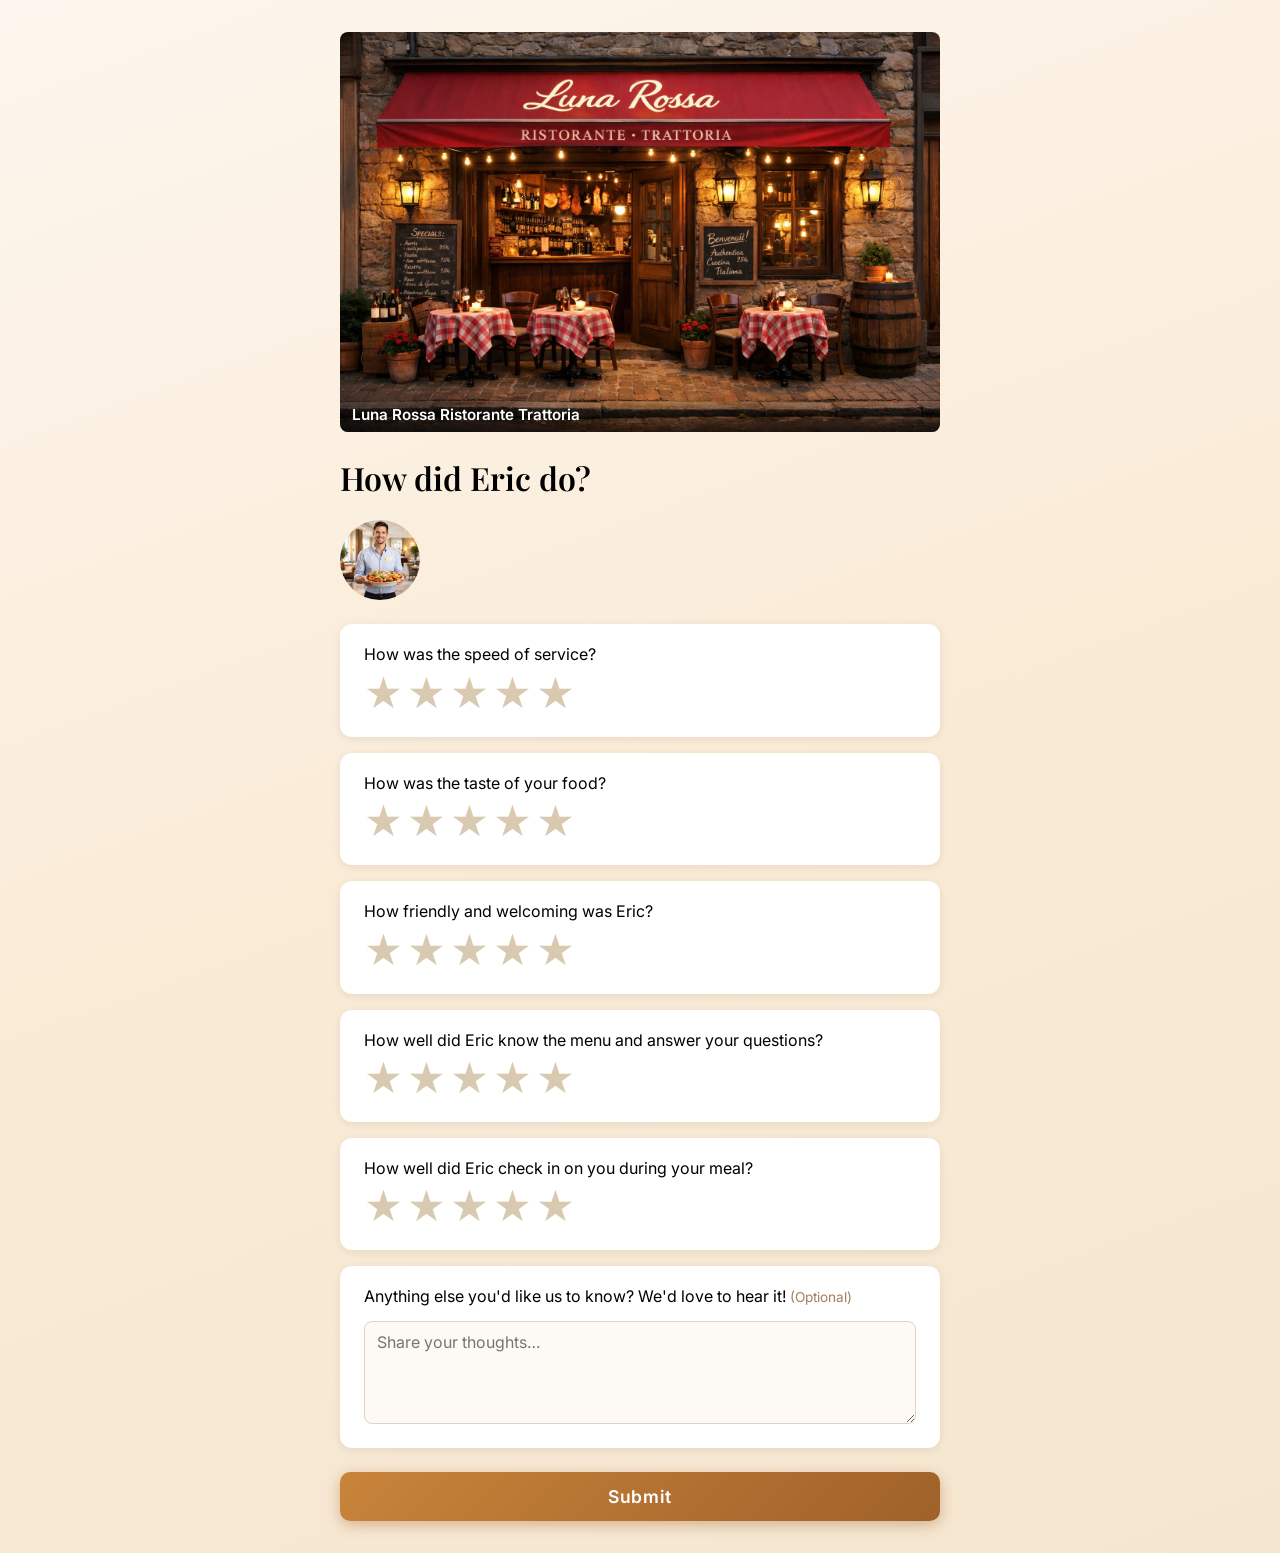
<file: index.html>
<!DOCTYPE html>
<html>
    <head>
        <meta name="viewport" content="width=device-width, initial-scale=1">
        <title>Feedback</title>
        <link rel="preconnect" href="https://fonts.googleapis.com">
        <link rel="preconnect" href="https://fonts.gstatic.com" crossorigin>
        <link href="https://fonts.googleapis.com/css2?family=Playfair+Display:wght@600&family=Inter:wght@400;500&display=swap" rel="stylesheet">
        <link rel="stylesheet" href="assets/css/style.css">
    </head>
    <body>
        <div class="restaurant-banner">
            <picture>
                <source media="(min-width: 768px)" srcset="assets/images/luna_rossa_1024.jpg">
                <img src="assets/images/luna_rossa_390.jpg" alt="Luna Rossa Ristorante Trattoria">
            </picture>
            <span class="restaurant-name">Luna Rossa Ristorante Trattoria</span>
        </div>

        <h1>How did Eric do?</h1>
        <picture class="server-avatar">
            <source media="(min-width: 768px)" srcset="assets/images/male_server_1024.jpg">
            <img src="assets/images/male_server_390.jpg" alt="Male server">
        </picture>

        <form action="thank-you.html">
            <div class="question">
                <label>How was the speed of service?</label>
                <div class="stars" role="radiogroup" aria-label="Speed of service">
                    <input type="radio" id="speed-1" name="speed" value="1"><label for="speed-1">&#9733;</label>
                    <input type="radio" id="speed-2" name="speed" value="2"><label for="speed-2">&#9733;</label>
                    <input type="radio" id="speed-3" name="speed" value="3"><label for="speed-3">&#9733;</label>
                    <input type="radio" id="speed-4" name="speed" value="4"><label for="speed-4">&#9733;</label>
                    <input type="radio" id="speed-5" name="speed" value="5"><label for="speed-5">&#9733;</label>
                </div>
            </div>

            <div class="question">
                <label>How was the taste of your food?</label>
                <div class="stars" role="radiogroup" aria-label="Taste of food">
                    <input type="radio" id="taste-1" name="taste" value="1"><label for="taste-1">&#9733;</label>
                    <input type="radio" id="taste-2" name="taste" value="2"><label for="taste-2">&#9733;</label>
                    <input type="radio" id="taste-3" name="taste" value="3"><label for="taste-3">&#9733;</label>
                    <input type="radio" id="taste-4" name="taste" value="4"><label for="taste-4">&#9733;</label>
                    <input type="radio" id="taste-5" name="taste" value="5"><label for="taste-5">&#9733;</label>
                </div>
            </div>

            <div class="question">
                <label>How friendly and welcoming was Eric?</label>
                <div class="stars" role="radiogroup" aria-label="Staff friendliness">
                    <input type="radio" id="friendly-1" name="friendly" value="1"><label for="friendly-1">&#9733;</label>
                    <input type="radio" id="friendly-2" name="friendly" value="2"><label for="friendly-2">&#9733;</label>
                    <input type="radio" id="friendly-3" name="friendly" value="3"><label for="friendly-3">&#9733;</label>
                    <input type="radio" id="friendly-4" name="friendly" value="4"><label for="friendly-4">&#9733;</label>
                    <input type="radio" id="friendly-5" name="friendly" value="5"><label for="friendly-5">&#9733;</label>
                </div>
            </div>

            <div class="question">
                <label>How well did Eric know the menu and answer your questions?</label>
                <div class="stars" role="radiogroup" aria-label="Menu knowledge">
                    <input type="radio" id="knowledge-1" name="knowledge" value="1"><label for="knowledge-1">&#9733;</label>
                    <input type="radio" id="knowledge-2" name="knowledge" value="2"><label for="knowledge-2">&#9733;</label>
                    <input type="radio" id="knowledge-3" name="knowledge" value="3"><label for="knowledge-3">&#9733;</label>
                    <input type="radio" id="knowledge-4" name="knowledge" value="4"><label for="knowledge-4">&#9733;</label>
                    <input type="radio" id="knowledge-5" name="knowledge" value="5"><label for="knowledge-5">&#9733;</label>
                </div>
            </div>

            <div class="question">
                <label>How well did Eric check in on you during your meal?</label>
                <div class="stars" role="radiogroup" aria-label="Staff attentiveness">
                    <input type="radio" id="checkin-1" name="checkin" value="1"><label for="checkin-1">&#9733;</label>
                    <input type="radio" id="checkin-2" name="checkin" value="2"><label for="checkin-2">&#9733;</label>
                    <input type="radio" id="checkin-3" name="checkin" value="3"><label for="checkin-3">&#9733;</label>
                    <input type="radio" id="checkin-4" name="checkin" value="4"><label for="checkin-4">&#9733;</label>
                    <input type="radio" id="checkin-5" name="checkin" value="5"><label for="checkin-5">&#9733;</label>
                </div>
            </div>

            <div class="question">
                <label for="comments">Anything else you'd like us to know? We'd love to hear it! <span class="optional">(Optional)</span></label>
                <textarea id="comments" name="comments" rows="4" placeholder="Share your thoughts…"></textarea>
            </div>

            <button type="submit">Submit</button>
        </form>
    </body>
</html>
</file>
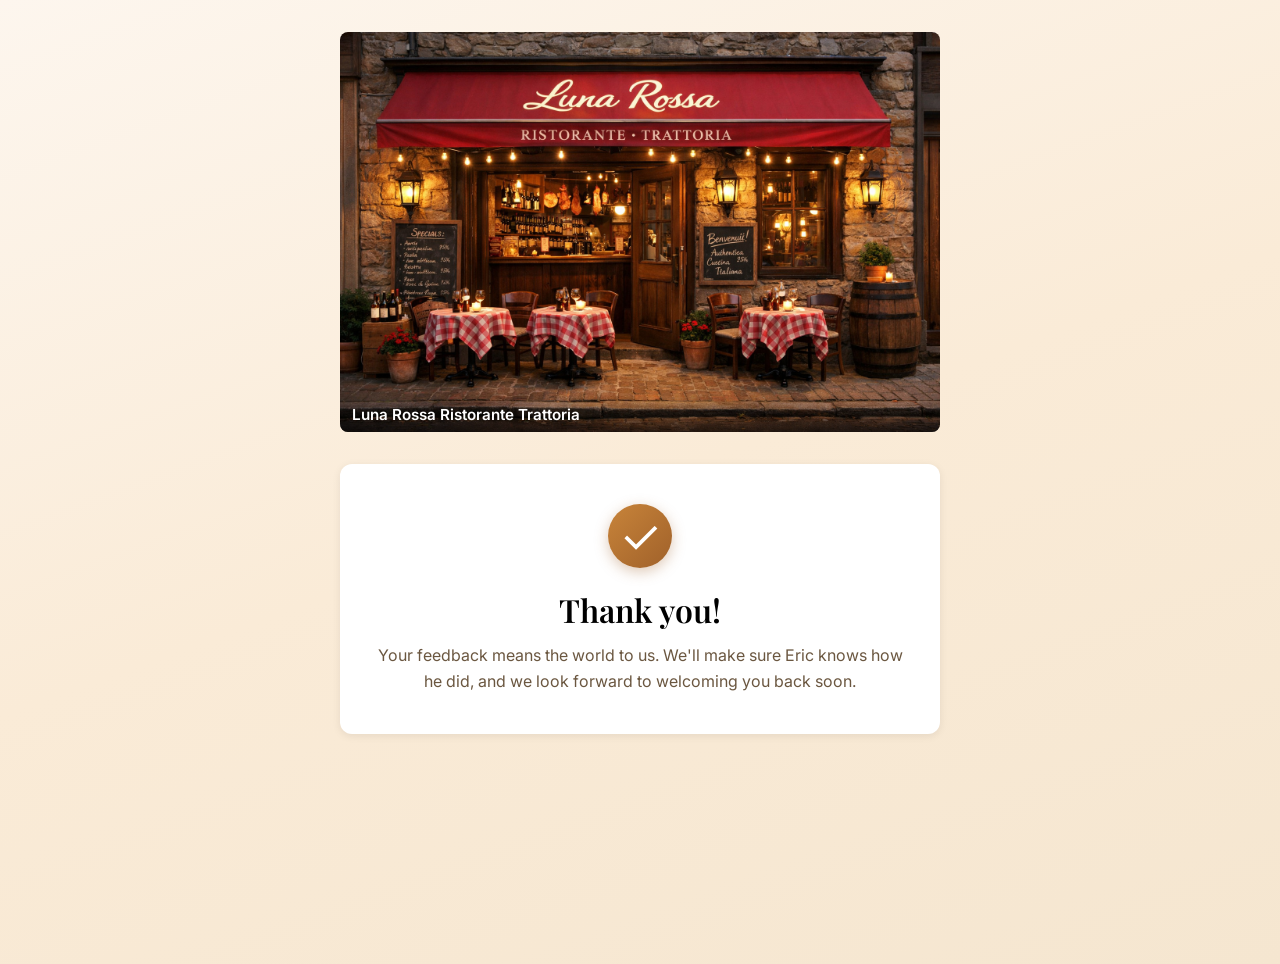
<file: thank-you.html>
<!DOCTYPE html>
<html>
    <head>
        <meta name="viewport" content="width=device-width, initial-scale=1">
        <title>Thank You</title>
        <link rel="preconnect" href="https://fonts.googleapis.com">
        <link rel="preconnect" href="https://fonts.gstatic.com" crossorigin>
        <link href="https://fonts.googleapis.com/css2?family=Playfair+Display:wght@600&family=Inter:wght@400;500&display=swap" rel="stylesheet">
        <link rel="stylesheet" href="assets/css/style.css">
    </head>
    <body>
        <div class="restaurant-banner">
            <picture>
                <source media="(min-width: 768px)" srcset="assets/images/luna_rossa_1024.jpg">
                <img src="assets/images/luna_rossa_390.jpg" alt="Luna Rossa Ristorante Trattoria">
            </picture>
            <span class="restaurant-name">Luna Rossa Ristorante Trattoria</span>
        </div>

        <div class="thankyou-card">
            <div class="thankyou-icon">&#10003;</div>
            <h1>Thank you!</h1>
            <p>Your feedback means the world to us. We'll make sure Eric knows how he did, and we look forward to welcoming you back soon.</p>
        </div>
    </body>
</html>
</file>
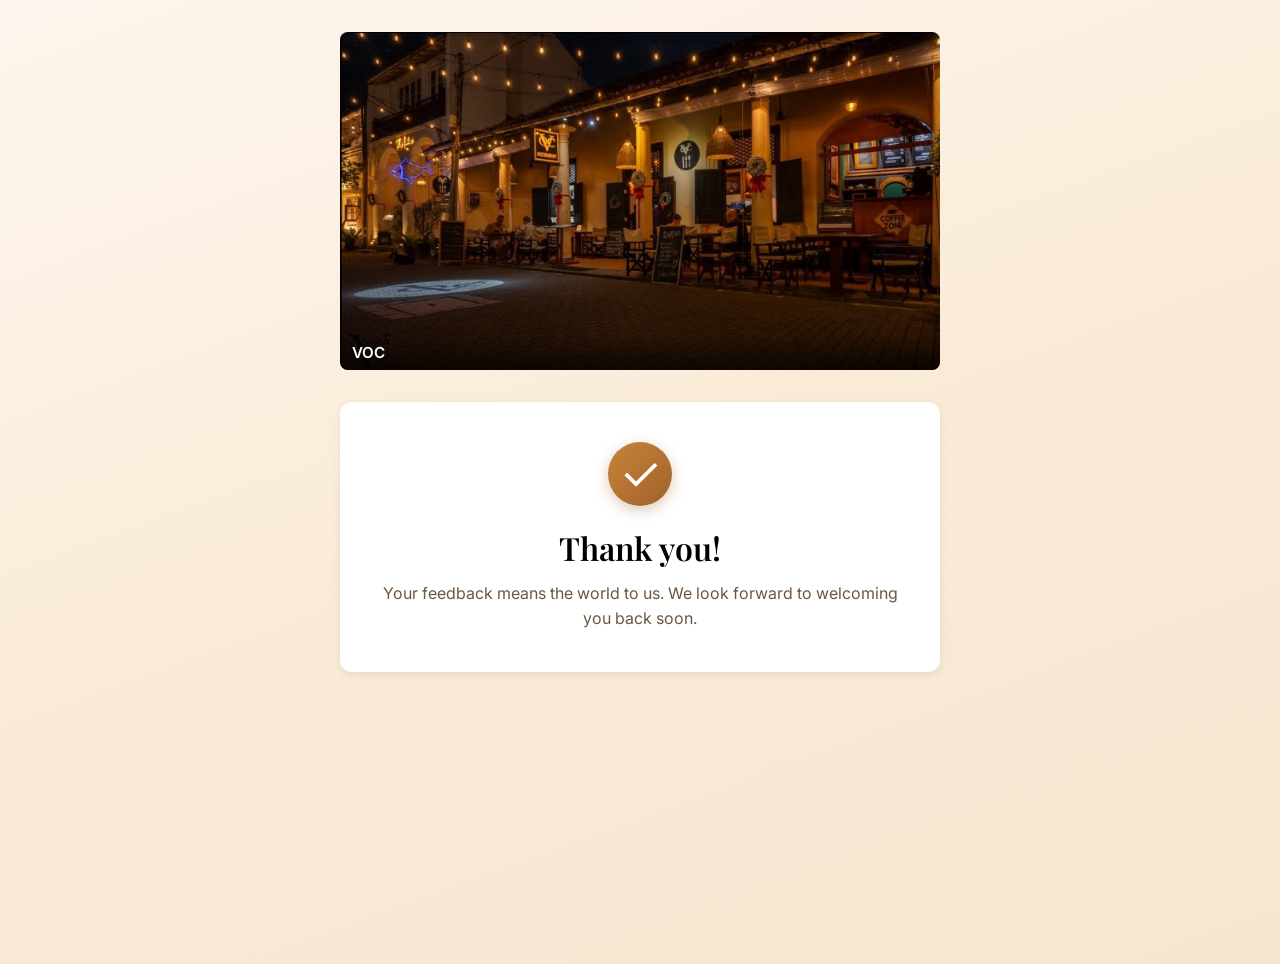
<file: voc-thank-you.html>
<!DOCTYPE html>
<html>
    <head>
        <meta name="viewport" content="width=device-width, initial-scale=1">
        <title>Thank You</title>
        <link rel="preconnect" href="https://fonts.googleapis.com">
        <link rel="preconnect" href="https://fonts.gstatic.com" crossorigin>
        <link href="https://fonts.googleapis.com/css2?family=Playfair+Display:wght@600&family=Inter:wght@400;500&display=swap" rel="stylesheet">
        <link rel="stylesheet" href="assets/css/style.css">
    </head>
    <body>
        <div class="restaurant-banner">
            <img src="assets/images/voc.png" alt="VOC Restaurant">
            <span class="restaurant-name">VOC</span>
        </div>

        <div class="thankyou-card">
            <div class="thankyou-icon">&#10003;</div>
            <h1>Thank you!</h1>
            <p>Your feedback means the world to us. We look forward to welcoming you back soon.</p>
        </div>
    </body>
</html>
</file>
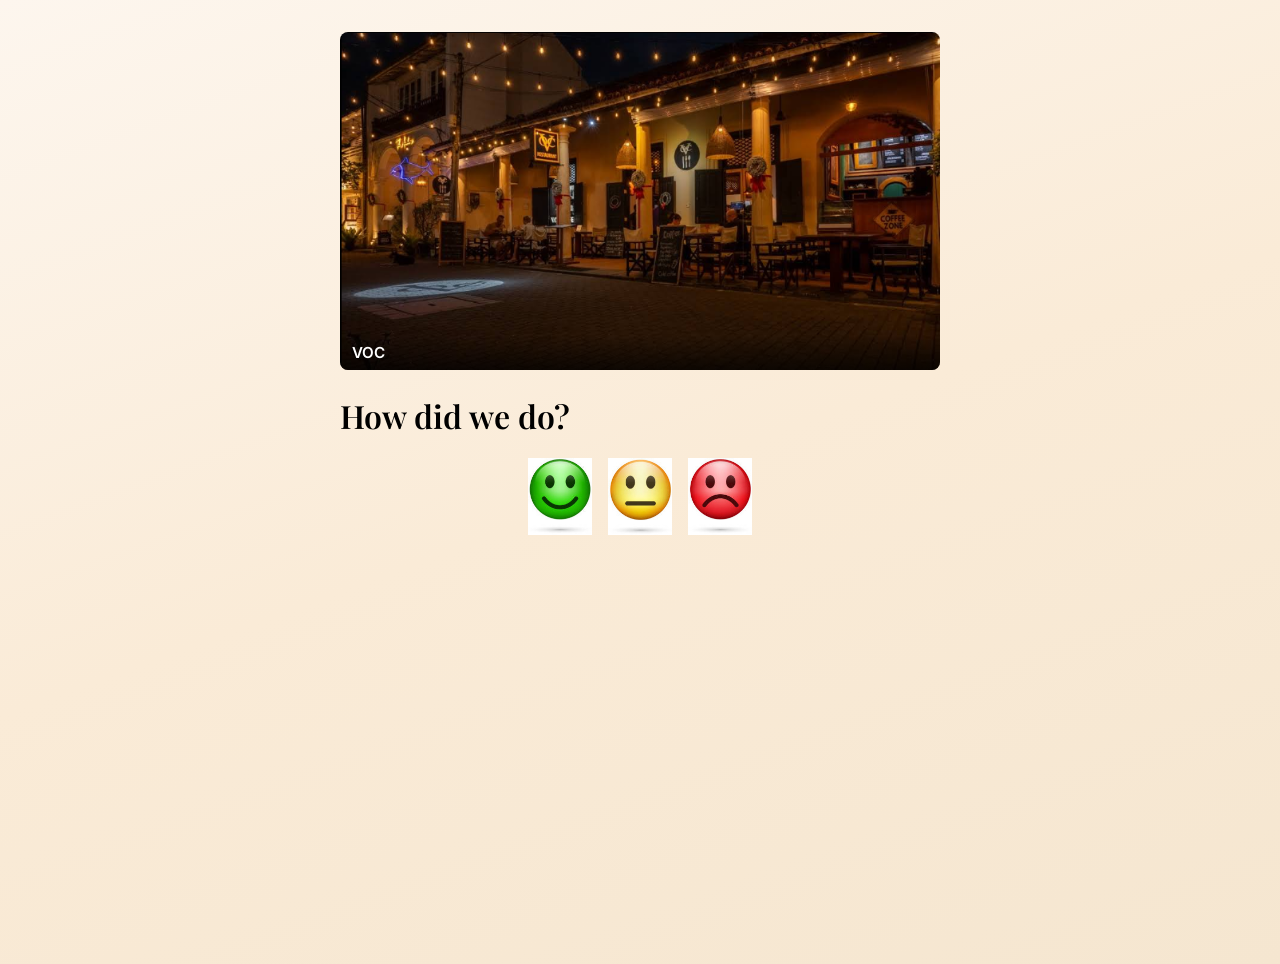
<file: voc.html>
<!DOCTYPE html>
<html>
    <head>
        <meta name="viewport" content="width=device-width, initial-scale=1">
        <title>Feedback</title>
        <link rel="preconnect" href="https://fonts.googleapis.com">
        <link rel="preconnect" href="https://fonts.gstatic.com" crossorigin>
        <link href="https://fonts.googleapis.com/css2?family=Playfair+Display:wght@600&family=Inter:wght@400;500&display=swap" rel="stylesheet">
        <link rel="stylesheet" href="assets/css/style.css">
    </head>
    <body>
        <div class="restaurant-banner">
            <img src="assets/images/voc.png" alt="VOC Restaurant">
            <span class="restaurant-name">VOC</span>
        </div>

        <h1>How did we do?</h1>

        <!-- Step 1: Face selection -->
        <div id="face-selection" class="face-icons">
            <img src="assets/images/happy_green_face.jpg" alt="Happy" data-mood="happy">
            <img src="assets/images/neutral_yellow_face.jpg" alt="Neutral" data-mood="neutral">
            <img src="assets/images/sad_red_face.jpg" alt="Sad" data-mood="sad">
        </div>

        <!-- Step 2b: Improve (shown after neutral/sad face is clicked) -->
        <div id="improve" style="display:none">
            <h2>What should we improve?</h2>
            <div class="improve-options">
                <div class="improve-option">
                    <img src="assets/images/western_food_sketch.jpg" alt="Food">
                    <p>Food</p>
                </div>
                <div class="improve-option">
                    <img src="assets/images/male_server_sketch.jpg" alt="Service">
                    <p>Service</p>
                </div>
                <div class="improve-option improve-option--both">
                    <div class="improve-both-images">
                        <img src="assets/images/western_food_sketch.jpg" alt="Food">
                        <span class="improve-plus">+</span>
                        <img src="assets/images/male_server_sketch.jpg" alt="Service">
                    </div>
                    <p>Food &amp; Service</p>
                </div>
            </div>
        </div>

        <!-- Step 2c: Improve questions (shown after an improve option is clicked) -->
        <form id="improve-questions" action="voc-thank-you.html" style="display:none">
            <div id="iq-taste" class="question" style="display:none">
                <label class="question-title">Food taste</label>
                <div class="stars" role="radiogroup" aria-label="Food taste">
                    <input type="radio" id="taste-1" name="taste" value="1"><label for="taste-1">&#9733;</label>
                    <input type="radio" id="taste-2" name="taste" value="2"><label for="taste-2">&#9733;</label>
                    <input type="radio" id="taste-3" name="taste" value="3"><label for="taste-3">&#9733;</label>
                    <input type="radio" id="taste-4" name="taste" value="4"><label for="taste-4">&#9733;</label>
                    <input type="radio" id="taste-5" name="taste" value="5"><label for="taste-5">&#9733;</label>
                </div>
            </div>
            <div id="iq-portion" class="question" style="display:none">
                <label class="question-title">Portion size</label>
                <div class="stars" role="radiogroup" aria-label="Portion size">
                    <input type="radio" id="portion-1" name="portion" value="1"><label for="portion-1">&#9733;</label>
                    <input type="radio" id="portion-2" name="portion" value="2"><label for="portion-2">&#9733;</label>
                    <input type="radio" id="portion-3" name="portion" value="3"><label for="portion-3">&#9733;</label>
                    <input type="radio" id="portion-4" name="portion" value="4"><label for="portion-4">&#9733;</label>
                    <input type="radio" id="portion-5" name="portion" value="5"><label for="portion-5">&#9733;</label>
                </div>
            </div>
            <div id="iq-timely" class="question" style="display:none">
                <label class="question-title">Timely service</label>
                <div class="stars" role="radiogroup" aria-label="Timely service">
                    <input type="radio" id="timely-1" name="timely" value="1"><label for="timely-1">&#9733;</label>
                    <input type="radio" id="timely-2" name="timely" value="2"><label for="timely-2">&#9733;</label>
                    <input type="radio" id="timely-3" name="timely" value="3"><label for="timely-3">&#9733;</label>
                    <input type="radio" id="timely-4" name="timely" value="4"><label for="timely-4">&#9733;</label>
                    <input type="radio" id="timely-5" name="timely" value="5"><label for="timely-5">&#9733;</label>
                </div>
            </div>
            <div id="iq-hospitality" class="question" style="display:none">
                <label class="question-title">Hospitality &amp; Knowledge</label>
                <div class="stars" role="radiogroup" aria-label="Hospitality and Knowledge">
                    <input type="radio" id="hosp-1" name="hospitality" value="1"><label for="hosp-1">&#9733;</label>
                    <input type="radio" id="hosp-2" name="hospitality" value="2"><label for="hosp-2">&#9733;</label>
                    <input type="radio" id="hosp-3" name="hospitality" value="3"><label for="hosp-3">&#9733;</label>
                    <input type="radio" id="hosp-4" name="hospitality" value="4"><label for="hosp-4">&#9733;</label>
                    <input type="radio" id="hosp-5" name="hospitality" value="5"><label for="hosp-5">&#9733;</label>
                </div>
            </div>
            <button type="submit">Submit</button>
        </form>

        <!-- Step 2: Questions (shown after happy face is clicked) -->
        <form id="questions" action="voc-thank-you.html" style="display:none">
            <div class="question">
                <div class="question-img-wrap">
                    <div class="question-img-label">
                        <img class="question-img" src="assets/images/western_food_sketch.jpg" alt="Food">
                        <p class="question-label">Food quality</p>
                    </div>
                    <div class="stars" role="radiogroup" aria-label="Food rating">
                        <input type="radio" id="food-1" name="food" value="1"><label for="food-1">&#9733;</label>
                        <input type="radio" id="food-2" name="food" value="2"><label for="food-2">&#9733;</label>
                        <input type="radio" id="food-3" name="food" value="3"><label for="food-3">&#9733;</label>
                        <input type="radio" id="food-4" name="food" value="4"><label for="food-4">&#9733;</label>
                        <input type="radio" id="food-5" name="food" value="5"><label for="food-5">&#9733;</label>
                    </div>
                </div>
            </div>

            <div class="question">
                <div class="question-img-wrap">
                    <div class="question-img-label">
                        <img class="question-img" src="assets/images/male_server_sketch.jpg" alt="Server">
                        <p class="question-label">Service</p>
                    </div>
                    <div class="stars" role="radiogroup" aria-label="Server rating">
                        <input type="radio" id="server-1" name="server" value="1"><label for="server-1">&#9733;</label>
                        <input type="radio" id="server-2" name="server" value="2"><label for="server-2">&#9733;</label>
                        <input type="radio" id="server-3" name="server" value="3"><label for="server-3">&#9733;</label>
                        <input type="radio" id="server-4" name="server" value="4"><label for="server-4">&#9733;</label>
                        <input type="radio" id="server-5" name="server" value="5"><label for="server-5">&#9733;</label>
                    </div>
                </div>
            </div>

            <a id="google-review-btn" href="https://www.google.com/maps/search/?api=1&query=VOC%20Restaurant%20%26%20Espresso%20Bar&query_place_id=ChIJx5iI1llz4ToRmf4e2FmVF0g" target="_blank" style="display:none">Leave a Google review</a>
            <button type="submit">Submit</button>
        </form>

        <script>
            function checkPerfectScore() {
                const food = document.querySelector('input[name="food"]:checked');
                const server = document.querySelector('input[name="server"]:checked');
                const btn = document.getElementById('google-review-btn');
                btn.style.display = (food && food.value === '5' && server && server.value === '5') ? 'block' : 'none';
            }

            document.getElementById('questions').addEventListener('change', checkPerfectScore);

            document.getElementById('face-selection').addEventListener('click', function(e) {
                const mood = e.target.dataset.mood;
                if (!mood) return;
                this.style.display = 'none';
                if (mood === 'happy') {
                    document.getElementById('questions').style.display = 'block';
                } else {
                    document.querySelector('h1').style.display = 'none';
                    document.getElementById('improve').style.display = 'block';
                }
            });

            document.getElementById('improve').addEventListener('click', function(e) {
                const option = e.target.closest('.improve-option');
                if (!option) return;
                const options = Array.from(document.querySelectorAll('.improve-option'));
                const index = options.indexOf(option);
                const showFood = index === 0 || index === 2;
                const showService = index === 1 || index === 2;
                document.getElementById('iq-taste').style.display = showFood ? 'block' : 'none';
                document.getElementById('iq-portion').style.display = showFood ? 'block' : 'none';
                document.getElementById('iq-timely').style.display = showService ? 'block' : 'none';
                document.getElementById('iq-hospitality').style.display = showService ? 'block' : 'none';
                this.style.display = 'none';
                document.getElementById('improve-questions').style.display = 'block';
            });
        </script>
    </body>
</html>
</file>
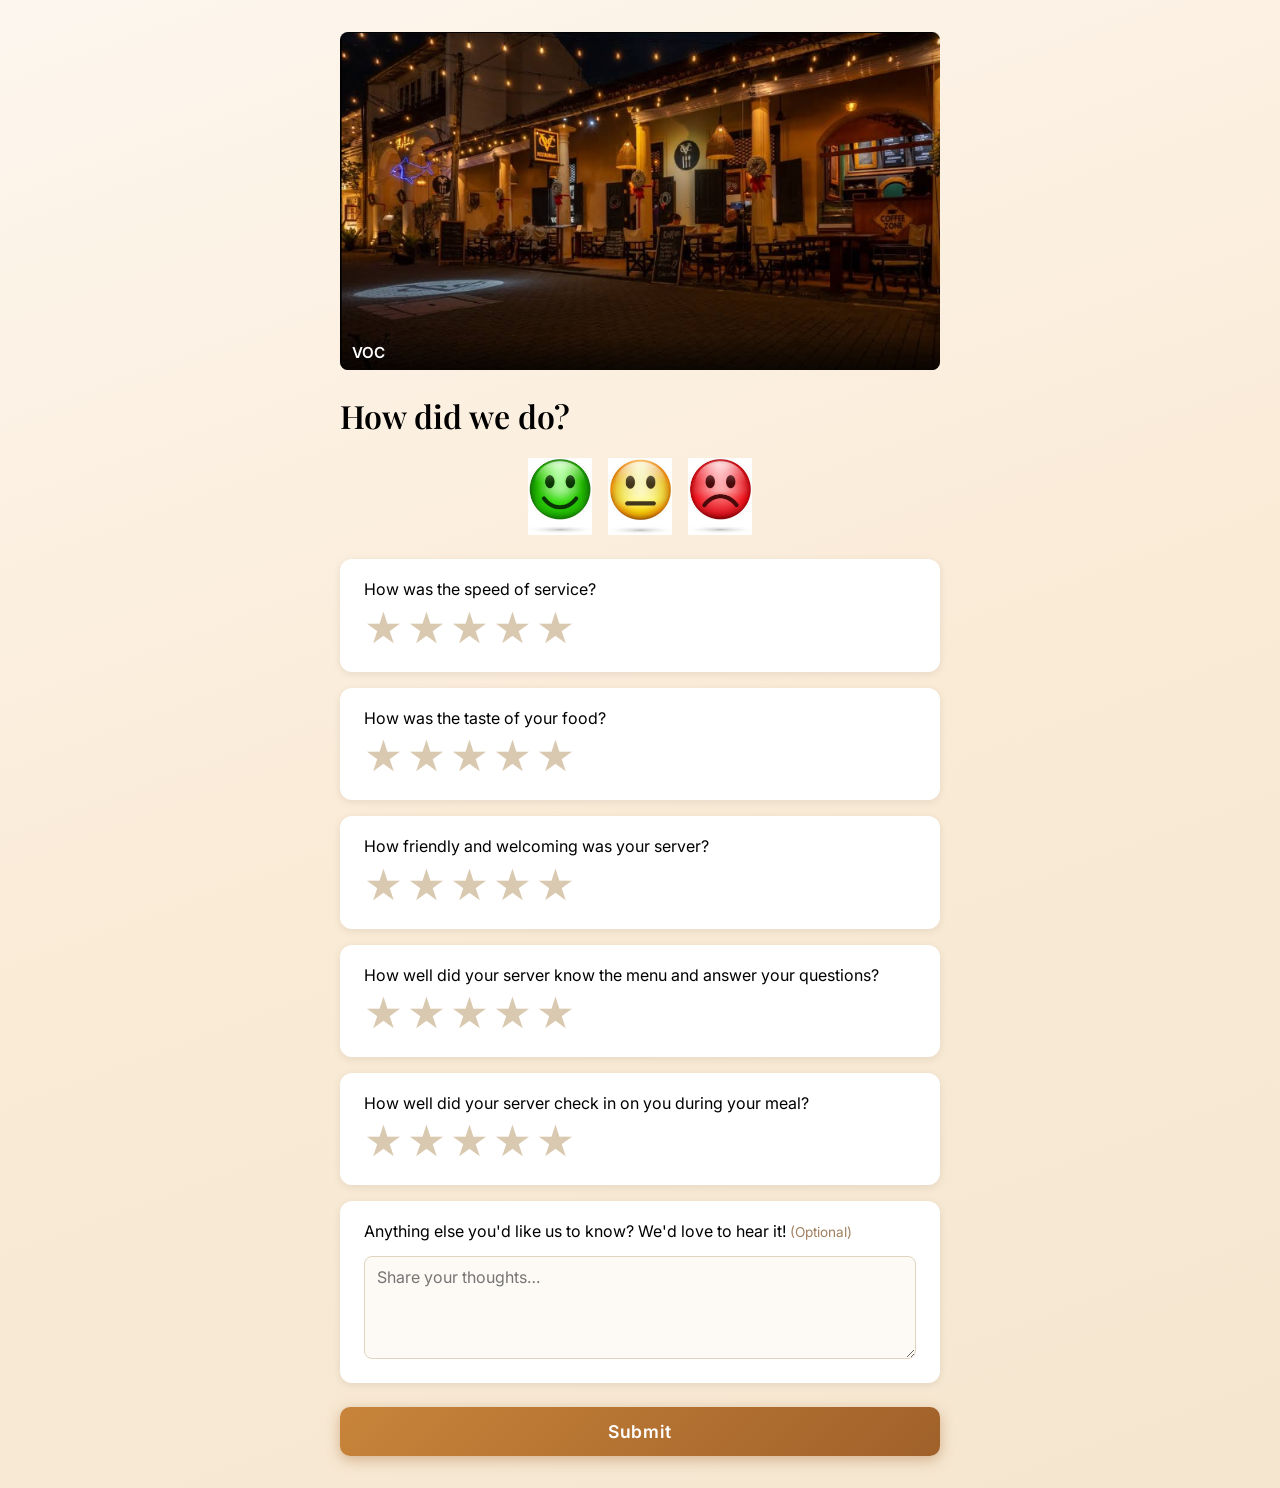
<file: voc_old.html>
<!DOCTYPE html>
<html>
    <head>
        <meta name="viewport" content="width=device-width, initial-scale=1">
        <title>Feedback</title>
        <link rel="preconnect" href="https://fonts.googleapis.com">
        <link rel="preconnect" href="https://fonts.gstatic.com" crossorigin>
        <link href="https://fonts.googleapis.com/css2?family=Playfair+Display:wght@600&family=Inter:wght@400;500&display=swap" rel="stylesheet">
        <link rel="stylesheet" href="assets/css/style.css">
    </head>
    <body>
        <div class="restaurant-banner">
            <img src="assets/images/voc.png" alt="VOC Restaurant">
            <span class="restaurant-name">VOC</span>
        </div>

        <h1>How did we do?</h1>
        <div class="face-icons">
            <img src="assets/images/happy_green_face.jpg" alt="Happy">
            <img src="assets/images/neutral_yellow_face.jpg" alt="Neutral">
            <img src="assets/images/sad_red_face.jpg" alt="Sad">
        </div>

        <form action="thank-you.html">
            <div class="question">
                <label>How was the speed of service?</label>
                <div class="stars" role="radiogroup" aria-label="Speed of service">
                    <input type="radio" id="speed-1" name="speed" value="1"><label for="speed-1">&#9733;</label>
                    <input type="radio" id="speed-2" name="speed" value="2"><label for="speed-2">&#9733;</label>
                    <input type="radio" id="speed-3" name="speed" value="3"><label for="speed-3">&#9733;</label>
                    <input type="radio" id="speed-4" name="speed" value="4"><label for="speed-4">&#9733;</label>
                    <input type="radio" id="speed-5" name="speed" value="5"><label for="speed-5">&#9733;</label>
                </div>
            </div>

            <div class="question">
                <label>How was the taste of your food?</label>
                <div class="stars" role="radiogroup" aria-label="Taste of food">
                    <input type="radio" id="taste-1" name="taste" value="1"><label for="taste-1">&#9733;</label>
                    <input type="radio" id="taste-2" name="taste" value="2"><label for="taste-2">&#9733;</label>
                    <input type="radio" id="taste-3" name="taste" value="3"><label for="taste-3">&#9733;</label>
                    <input type="radio" id="taste-4" name="taste" value="4"><label for="taste-4">&#9733;</label>
                    <input type="radio" id="taste-5" name="taste" value="5"><label for="taste-5">&#9733;</label>
                </div>
            </div>

            <div class="question">
                <label>How friendly and welcoming was your server?</label>
                <div class="stars" role="radiogroup" aria-label="Staff friendliness">
                    <input type="radio" id="friendly-1" name="friendly" value="1"><label for="friendly-1">&#9733;</label>
                    <input type="radio" id="friendly-2" name="friendly" value="2"><label for="friendly-2">&#9733;</label>
                    <input type="radio" id="friendly-3" name="friendly" value="3"><label for="friendly-3">&#9733;</label>
                    <input type="radio" id="friendly-4" name="friendly" value="4"><label for="friendly-4">&#9733;</label>
                    <input type="radio" id="friendly-5" name="friendly" value="5"><label for="friendly-5">&#9733;</label>
                </div>
            </div>

            <div class="question">
                <label>How well did your server know the menu and answer your questions?</label>
                <div class="stars" role="radiogroup" aria-label="Menu knowledge">
                    <input type="radio" id="knowledge-1" name="knowledge" value="1"><label for="knowledge-1">&#9733;</label>
                    <input type="radio" id="knowledge-2" name="knowledge" value="2"><label for="knowledge-2">&#9733;</label>
                    <input type="radio" id="knowledge-3" name="knowledge" value="3"><label for="knowledge-3">&#9733;</label>
                    <input type="radio" id="knowledge-4" name="knowledge" value="4"><label for="knowledge-4">&#9733;</label>
                    <input type="radio" id="knowledge-5" name="knowledge" value="5"><label for="knowledge-5">&#9733;</label>
                </div>
            </div>

            <div class="question">
                <label>How well did your server check in on you during your meal?</label>
                <div class="stars" role="radiogroup" aria-label="Staff attentiveness">
                    <input type="radio" id="checkin-1" name="checkin" value="1"><label for="checkin-1">&#9733;</label>
                    <input type="radio" id="checkin-2" name="checkin" value="2"><label for="checkin-2">&#9733;</label>
                    <input type="radio" id="checkin-3" name="checkin" value="3"><label for="checkin-3">&#9733;</label>
                    <input type="radio" id="checkin-4" name="checkin" value="4"><label for="checkin-4">&#9733;</label>
                    <input type="radio" id="checkin-5" name="checkin" value="5"><label for="checkin-5">&#9733;</label>
                </div>
            </div>

            <div class="question">
                <label for="comments">Anything else you'd like us to know? We'd love to hear it! <span class="optional">(Optional)</span></label>
                <textarea id="comments" name="comments" rows="4" placeholder="Share your thoughts…"></textarea>
            </div>

            <button type="submit">Submit</button>
        </form>
    </body>
</html>
</file>
<file: assets/css/style.css>
/* style.css */

body {
    font-family: 'Inter', sans-serif;
    max-width: 600px;
    margin: 2rem auto;
    padding: 0 1rem;
    background: linear-gradient(160deg, #fdf6ee 0%, #faebd7 50%, #f5e6d0 100%);
    min-height: 100vh;
}

img {
    max-width: 100%;
    height: auto;
    display: block;
}

h1 {
    font-family: 'Playfair Display', Georgia, serif;
    font-weight: 600;
}

.restaurant-banner {
    position: relative;
    margin-bottom: 1.5rem;
    border-radius: 8px;
    overflow: hidden;
}

.restaurant-banner img {
    width: 100%;
    display: block;
}

.restaurant-name {
    position: absolute;
    bottom: 0;
    left: 0;
    right: 0;
    padding: 0.5rem 0.75rem;
    background: linear-gradient(transparent, rgba(0, 0, 0, 0.65));
    color: #fff;
    font-size: 0.95rem;
    font-weight: 600;
}

.face-icons {
    display: flex;
    justify-content: center;
    gap: 1rem;
    margin-bottom: 1.5rem;
}

.face-icons img {
    width: 64px;
    object-fit: cover;
    cursor: pointer;
    transition: transform 0.15s ease;
}

.face-icons img:hover {
    transform: scale(1.15);
}

.question-img-wrap {
    display: flex;
    align-items: center;
    justify-content: center;
    gap: 1.5rem;
}

.question-img-label {
    display: flex;
    flex-direction: column;
    align-items: center;
    flex-shrink: 0;
}

.question-label {
    text-align: center;
    font-weight: 600;
    margin: 0.5rem 0 0;
}

.question-img {
    width: 108px;
    height: 108px;
    border-radius: 50%;
    object-fit: cover;
}

.server-avatar {
    display: block;
    margin-bottom: 1.5rem;
}

.server-avatar img {
    width: 80px;
    height: 80px;
    object-fit: cover;
    border-radius: 50%;
}

.question {
    margin-bottom: 1rem;
    padding: 1.25rem 1.5rem;
    background: #fff;
    border-radius: 12px;
    box-shadow: 0 2px 8px rgba(0, 0, 0, 0.08);
}

.question > label {
    display: block;
    font-size: 1rem;
    margin-bottom: 0.4rem;
}

/* Hide radio inputs visually */
.stars input[type="radio"] {
    display: none;
}

@keyframes star-pop {
    0%   { transform: scale(1); }
    35%  { transform: scale(1.5); }
    65%  { transform: scale(0.9); }
    100% { transform: scale(1); }
}

/* Star labels */
.stars {
    white-space: nowrap;
}

.stars label {
    font-size: 2.4rem;
    color: #d9c9b0;
    cursor: pointer;
    transition: color 0.2s ease, transform 0.1s ease;
    display: inline-block;
}

.stars input[type="radio"]:checked + label {
    animation: star-pop 0.35s ease;
}

.stars label:hover {
    transform: scale(1.15);
}

/* Hover preview: fill all stars gold, then dim those after the hovered one */
.stars:hover label {
    color: #f5a623;
}

.stars label:hover ~ label {
    color: #d9c9b0 !important;
}

/* Selected state: fill stars up to checked */
.stars:has(input:nth-of-type(1):checked) label:nth-of-type(1),

.stars:has(input:nth-of-type(2):checked) label:nth-of-type(1),
.stars:has(input:nth-of-type(2):checked) label:nth-of-type(2),

.stars:has(input:nth-of-type(3):checked) label:nth-of-type(1),
.stars:has(input:nth-of-type(3):checked) label:nth-of-type(2),
.stars:has(input:nth-of-type(3):checked) label:nth-of-type(3),

.stars:has(input:nth-of-type(4):checked) label:nth-of-type(1),
.stars:has(input:nth-of-type(4):checked) label:nth-of-type(2),
.stars:has(input:nth-of-type(4):checked) label:nth-of-type(3),
.stars:has(input:nth-of-type(4):checked) label:nth-of-type(4),

.stars:has(input:nth-of-type(5):checked) label {
    color: #f5a623;
}

.optional {
    font-size: 0.85em;
    color: #a08060;
    font-weight: 400;
}

textarea {
    width: 100%;
    margin-top: 0.5rem;
    padding: 0.65rem 0.75rem;
    font-family: 'Inter', sans-serif;
    font-size: 1rem;
    color: #333;
    border: 1.5px solid #e0d4c0;
    border-radius: 8px;
    resize: vertical;
    background: #fdfaf6;
    box-sizing: border-box;
    transition: border-color 0.15s ease;
}

textarea:focus {
    outline: none;
    border-color: #c8843a;
}

#improve h2 {
    font-family: 'Playfair Display', Georgia, serif;
    font-weight: 600;
    margin-bottom: 1.25rem;
}

.improve-options {
    display: flex;
    flex-direction: column;
    gap: 0.75rem;
}

.improve-option {
    display: flex;
    align-items: center;
    gap: 1.25rem;
    padding: 1rem 1.5rem;
    background: #fff;
    border-radius: 12px;
    box-shadow: 0 2px 8px rgba(0,0,0,0.08);
    cursor: pointer;
    transition: box-shadow 0.15s ease, transform 0.1s ease;
}

.improve-option:hover {
    box-shadow: 0 4px 14px rgba(0,0,0,0.13);
    transform: translateY(-1px);
}

.improve-option img {
    width: 64px;
    height: 64px;
    border-radius: 50%;
    object-fit: cover;
    flex-shrink: 0;
}

.improve-option p {
    font-weight: 600;
    margin: 0;
    font-size: 1rem;
}

.improve-both-images {
    display: flex;
    align-items: center;
    gap: 0.4rem;
}

.improve-plus {
    font-size: 1.25rem;
    font-weight: 300;
    color: #a08060;
}

.question-title {
    display: block;
    font-size: 1rem;
    font-weight: 600;
    margin-bottom: 0.4rem;
}

#google-review-btn {
    display: block;
    width: 100%;
    margin-top: 1.5rem;
    padding: 0.9rem 2rem;
    font-family: 'Inter', sans-serif;
    font-size: 1.1rem;
    font-weight: 600;
    text-align: center;
    text-decoration: none;
    border-radius: 10px;
    background: linear-gradient(135deg, #4285f4, #2a6dd9);
    color: #fff;
    letter-spacing: 0.03em;
    box-shadow: 0 4px 14px rgba(66, 133, 244, 0.4);
    transition: background 0.2s ease, box-shadow 0.2s ease, transform 0.1s ease;
    box-sizing: border-box;
}

#google-review-btn:hover {
    background: linear-gradient(135deg, #5a9bf5, #3a7de0);
    transform: translateY(-1px);
}

button[type="submit"] {
    display: block;
    width: 100%;
    margin-top: 1.5rem;
    padding: 0.9rem 2rem;
    font-family: 'Inter', sans-serif;
    font-size: 1.1rem;
    font-weight: 600;
    cursor: pointer;
    border: none;
    border-radius: 10px;
    background: linear-gradient(135deg, #c8843a, #a0612a);
    color: #fff;
    letter-spacing: 0.03em;
    box-shadow: 0 4px 14px rgba(160, 97, 42, 0.4);
    transition: background 0.2s ease, box-shadow 0.2s ease, transform 0.1s ease;
}

button[type="submit"]:hover {
    background: linear-gradient(135deg, #d4924a, #b06e32);
    box-shadow: 0 4px 14px rgba(160, 97, 42, 0.45);
    transform: translateY(-1px);
}

button[type="submit"]:active {
    transform: translateY(0);
    box-shadow: 0 2px 6px rgba(160, 97, 42, 0.3);
}

.thankyou-card {
    margin-top: 2rem;
    padding: 2.5rem 2rem;
    background: #fff;
    border-radius: 12px;
    box-shadow: 0 2px 8px rgba(0, 0, 0, 0.08);
    text-align: center;
}

.thankyou-icon {
    display: inline-flex;
    align-items: center;
    justify-content: center;
    width: 64px;
    height: 64px;
    border-radius: 50%;
    background: linear-gradient(135deg, #c8843a, #a0612a);
    color: #fff;
    font-size: 3rem;
    margin-bottom: 1.25rem;
    box-shadow: 0 4px 14px rgba(160, 97, 42, 0.35);
}

.thankyou-card h1 {
    margin: 0 0 0.75rem;
}

.thankyou-card p {
    color: #6b5740;
    line-height: 1.6;
    margin: 0;
}

@media (max-width: 480px) {
    .question > label {
        font-size: 1.1rem;
    }

    .stars label {
        font-size: 1.92rem;
    }
}
</file>
